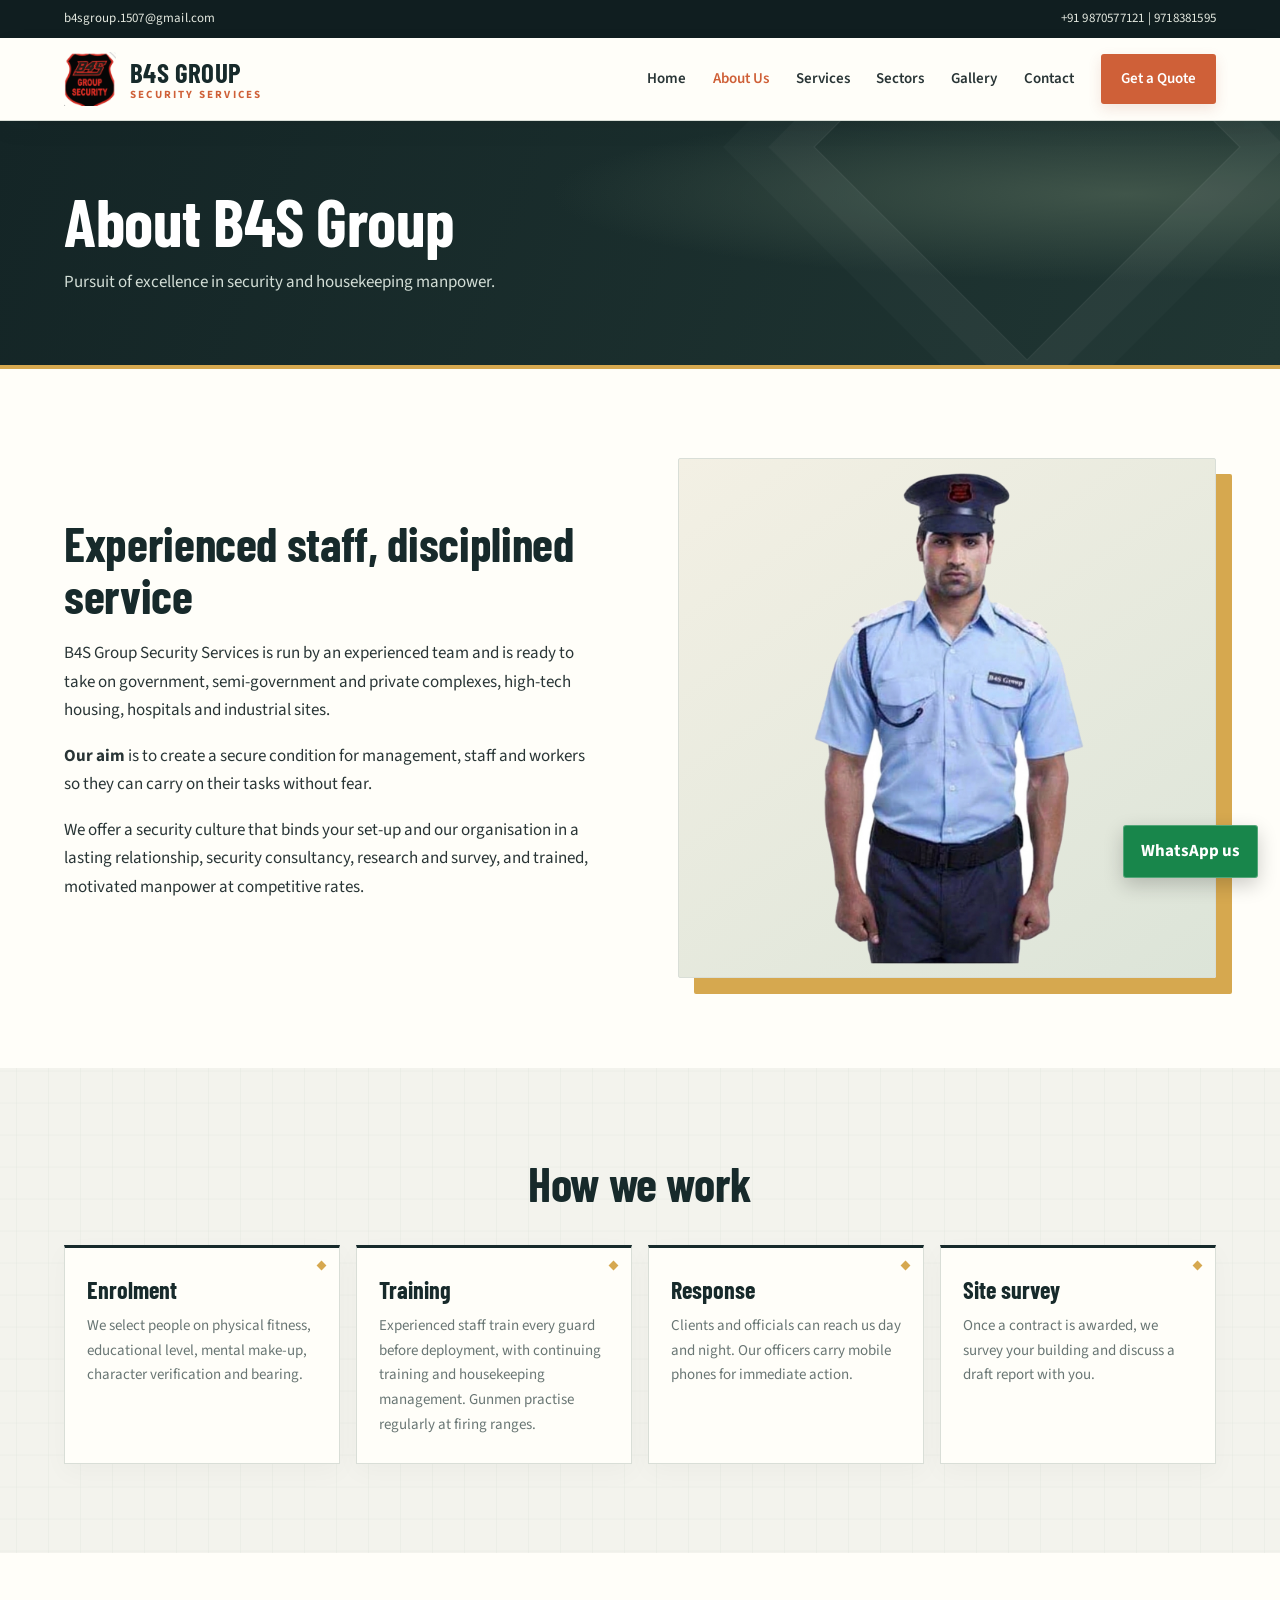
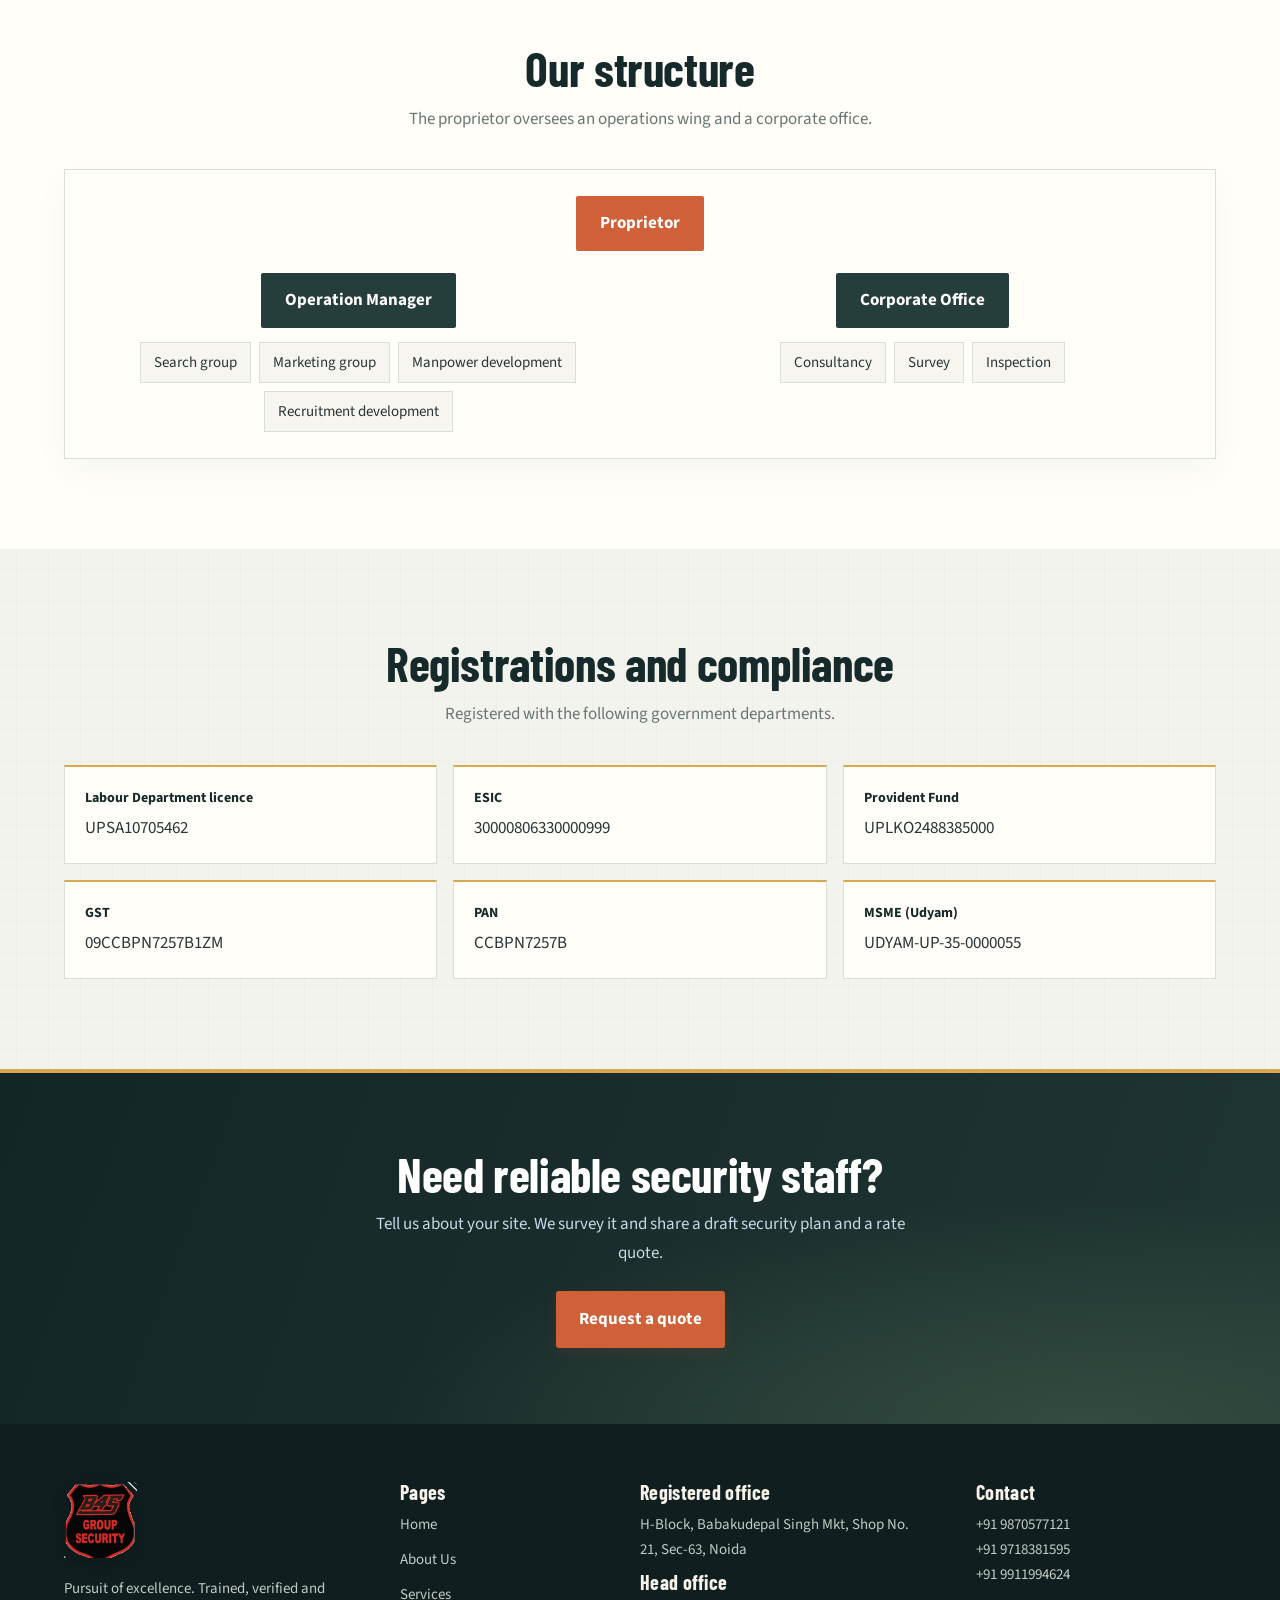
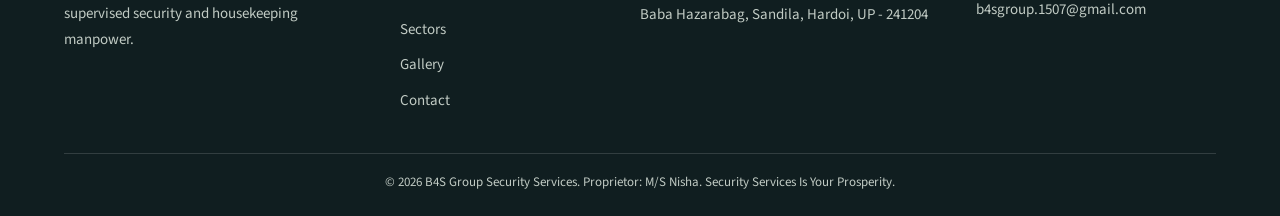
<file: about.html>
<!doctype html><html lang="en"><head><meta charset="utf-8"><meta name="viewport" content="width=device-width,initial-scale=1"><title>About Us | B4S Group Security Services</title><meta name="description" content="B4S Group Security Services, Noida and Hardoi: security officers, guards, gunmen and housekeeping staff for industry, housing, hospitals and government sites."><link rel="icon" href="images/logo.png"><link rel="stylesheet" href="style.css"></head><body>
<div class="topbar"><div class="wrap"><span>b4sgroup.1507@gmail.com</span><span>+91 9870577121 | 9718381595</span></div></div>
<nav class="nav"><div class="wrap navin"><a class="logo" href="index.html"><img src="images/logo.png" alt="B4S Group Security logo"><span class="brand">B4S GROUP<small>SECURITY SERVICES</small></span></a><button class="menu" aria-label="Menu">&#9776;</button><div class="links"><a href="index.html">Home</a><a href="about.html" class=active>About Us</a><a href="services.html">Services</a><a href="clients.html">Sectors</a><a href="gallery.html">Gallery</a><a href="contact.html">Contact</a><a class="btn" href="contact.html">Get a Quote</a></div></div></nav>
<section class="pagehero"><div class="wrap"><h1>About B4S Group</h1><p>Pursuit of excellence in security and housekeeping manpower.</p></div></section><section class="section"><div class="wrap about-grid"><div><h2>Experienced staff, disciplined service</h2><p>B4S Group Security Services is run by an experienced team and is ready to take on government, semi-government and private complexes, high-tech housing, hospitals and industrial sites.</p><p><b>Our aim</b> is to create a secure condition for management, staff and workers so they can carry on their tasks without fear.</p><p>We offer a security culture that binds your set-up and our organisation in a lasting relationship, security consultancy, research and survey, and trained, motivated manpower at competitive rates.</p></div><img class="rimg tall" src="images/guard.png" alt="B4S uniformed guard"></div></section>
<section class="section alt"><div class="wrap"><div class="heading"><h2>How we work</h2></div><div class="cards c4"><div class="card"><h3>Enrolment</h3><p>We select people on physical fitness, educational level, mental make-up, character verification and bearing.</p></div><div class="card"><h3>Training</h3><p>Experienced staff train every guard before deployment, with continuing training and housekeeping management. Gunmen practise regularly at firing ranges.</p></div><div class="card"><h3>Response</h3><p>Clients and officials can reach us day and night. Our officers carry mobile phones for immediate action.</p></div><div class="card"><h3>Site survey</h3><p>Once a contract is awarded, we survey your building and discuss a draft report with you.</p></div></div></div></section>
<section class="section"><div class="wrap"><div class="heading"><h2>Our structure</h2><p>The proprietor oversees an operations wing and a corporate office.</p></div><div class="org"><div class="on top">Proprietor</div><div class="orow"><div><div class="on">Operation Manager</div><div class="sub"><span>Search group</span><span>Marketing group</span><span>Manpower development</span><span>Recruitment development</span></div></div><div><div class="on">Corporate Office</div><div class="sub"><span>Consultancy</span><span>Survey</span><span>Inspection</span></div></div></div></div></div></section>
<section class="section alt"><div class="wrap"><div class="heading"><h2>Registrations and compliance</h2><p>Registered with the following government departments.</p></div><div class="reg"><div><b>Labour Department licence</b>UPSA10705462</div><div><b>ESIC</b>30000806330000999</div><div><b>Provident Fund</b>UPLKO2488385000</div><div><b>GST</b>09CCBPN7257B1ZM</div><div><b>PAN</b>CCBPN7257B</div><div><b>MSME (Udyam)</b>UDYAM-UP-35-0000055</div></div></div></section>
<section class="cta"><div class="wrap"><h2>Need reliable security staff?</h2><p>Tell us about your site. We survey it and share a draft security plan and a rate quote.</p><a class="btn" href="contact.html">Request a quote</a></div></section>
<footer class="footer"><div class="wrap footergrid"><div><img class="flogo" src="images/logo.png" alt="B4S Group Security"><p>Pursuit of excellence. Trained, verified and supervised security and housekeeping manpower.</p></div><div><h3>Pages</h3><p><a href="index.html">Home</a></p><p><a href="about.html">About Us</a></p><p><a href="services.html">Services</a></p><p><a href="clients.html">Sectors</a></p><p><a href="gallery.html">Gallery</a></p><p><a href="contact.html">Contact</a></p></div><div><h3>Registered office</h3><p>H-Block, Babakudepal Singh Mkt, Shop No. 21, Sec-63, Noida</p><h3>Head office</h3><p>Baba Hazarabag, Sandila, Hardoi, UP - 241204</p></div><div><h3>Contact</h3><p>+91 9870577121<br>+91 9718381595<br>+91 9911994624</p><p><a href="mailto:b4sgroup.1507@gmail.com">b4sgroup.1507@gmail.com</a></p></div></div><div class="wrap copyright">&copy; <span data-year></span> B4S Group Security Services. Proprietor: M/S Nisha. Security Services Is Your Prosperity.</div></footer>
<a class="floating" href="https://wa.me/919870577121" target="_blank" rel="noopener">WhatsApp us</a><script src="script.js"></script></body></html>
</file>
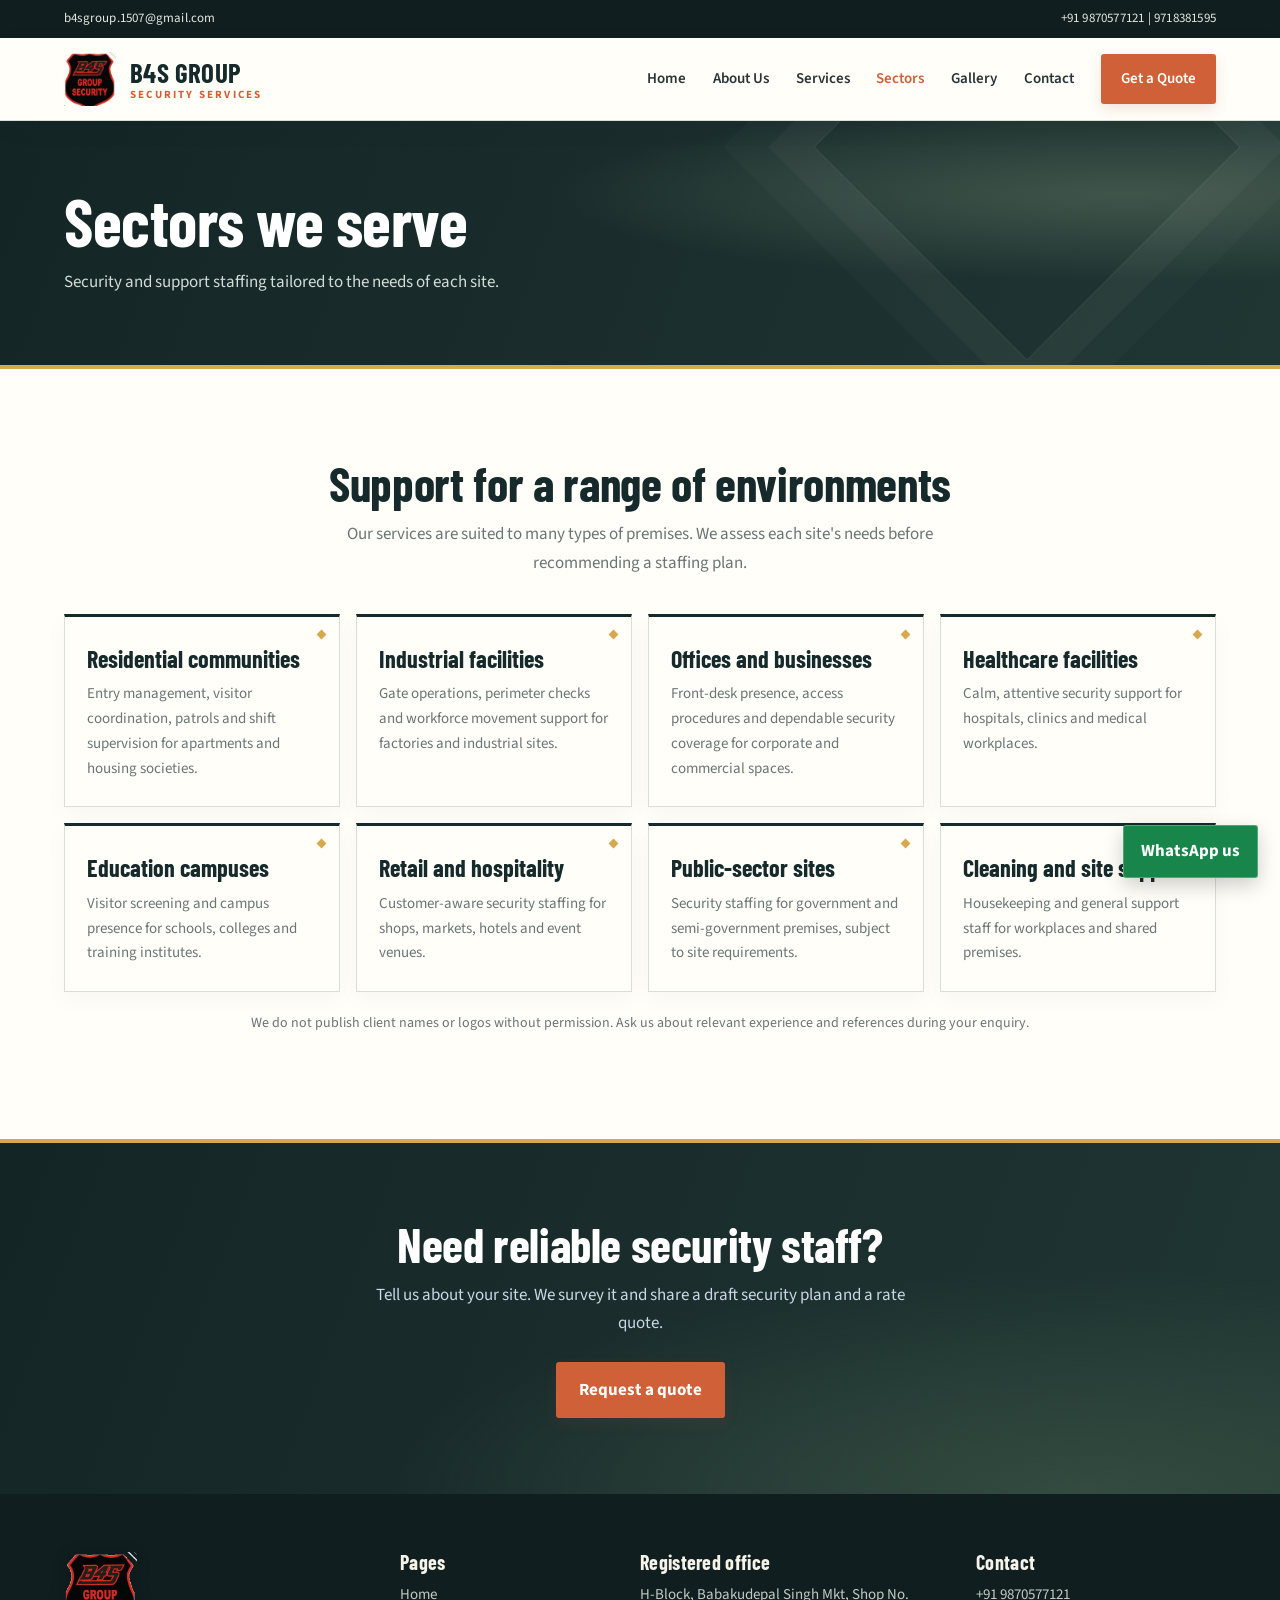
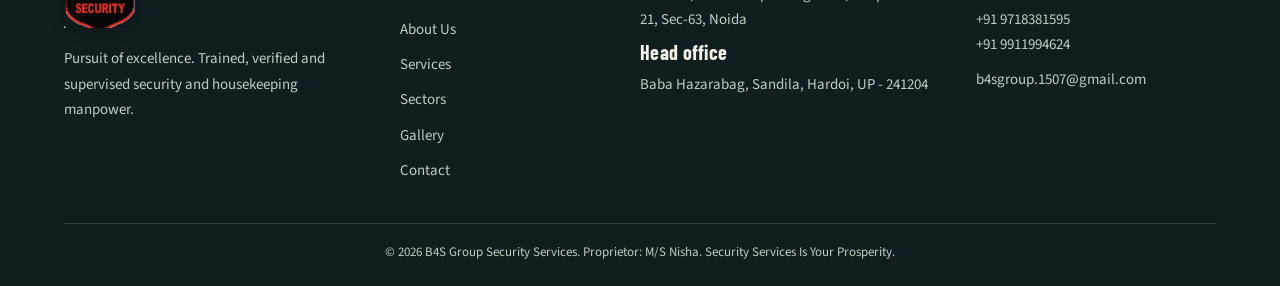
<file: clients.html>
<!doctype html><html lang="en"><head><meta charset="utf-8"><meta name="viewport" content="width=device-width,initial-scale=1"><title>Sectors | B4S Group Security Services</title><meta name="description" content="Explore the residential, industrial, healthcare, education and business sites B4S Group Security Services can support."><link rel="icon" href="images/logo.png"><link rel="stylesheet" href="style.css"></head><body>
<div class="topbar"><div class="wrap"><span>b4sgroup.1507@gmail.com</span><span>+91 9870577121 | 9718381595</span></div></div>
<nav class="nav"><div class="wrap navin"><a class="logo" href="index.html"><img src="images/logo.png" alt="B4S Group Security logo"><span class="brand">B4S GROUP<small>SECURITY SERVICES</small></span></a><button class="menu" aria-label="Menu">&#9776;</button><div class="links"><a href="index.html">Home</a><a href="about.html">About Us</a><a href="services.html">Services</a><a href="clients.html" class=active>Sectors</a><a href="gallery.html">Gallery</a><a href="contact.html">Contact</a><a class="btn" href="contact.html">Get a Quote</a></div></div></nav>
<section class="pagehero"><div class="wrap"><h1>Sectors we serve</h1><p>Security and support staffing tailored to the needs of each site.</p></div></section><section class="section"><div class="wrap"><div class="heading"><h2>Support for a range of environments</h2><p>Our services are suited to many types of premises. We assess each site's needs before recommending a staffing plan.</p></div><div class="cards c4"><div class="card"><h3>Residential communities</h3><p>Entry management, visitor coordination, patrols and shift supervision for apartments and housing societies.</p></div><div class="card"><h3>Industrial facilities</h3><p>Gate operations, perimeter checks and workforce movement support for factories and industrial sites.</p></div><div class="card"><h3>Offices and businesses</h3><p>Front-desk presence, access procedures and dependable security coverage for corporate and commercial spaces.</p></div><div class="card"><h3>Healthcare facilities</h3><p>Calm, attentive security support for hospitals, clinics and medical workplaces.</p></div><div class="card"><h3>Education campuses</h3><p>Visitor screening and campus presence for schools, colleges and training institutes.</p></div><div class="card"><h3>Retail and hospitality</h3><p>Customer-aware security staffing for shops, markets, hotels and event venues.</p></div><div class="card"><h3>Public-sector sites</h3><p>Security staffing for government and semi-government premises, subject to site requirements.</p></div><div class="card"><h3>Cleaning and site support</h3><p>Housekeeping and general support staff for workplaces and shared premises.</p></div></div><p class="note">We do not publish client names or logos without permission. Ask us about relevant experience and references during your enquiry.</p></div></section>
<section class="cta"><div class="wrap"><h2>Need reliable security staff?</h2><p>Tell us about your site. We survey it and share a draft security plan and a rate quote.</p><a class="btn" href="contact.html">Request a quote</a></div></section>
<footer class="footer"><div class="wrap footergrid"><div><img class="flogo" src="images/logo.png" alt="B4S Group Security"><p>Pursuit of excellence. Trained, verified and supervised security and housekeeping manpower.</p></div><div><h3>Pages</h3><p><a href="index.html">Home</a></p><p><a href="about.html">About Us</a></p><p><a href="services.html">Services</a></p><p><a href="clients.html">Sectors</a></p><p><a href="gallery.html">Gallery</a></p><p><a href="contact.html">Contact</a></p></div><div><h3>Registered office</h3><p>H-Block, Babakudepal Singh Mkt, Shop No. 21, Sec-63, Noida</p><h3>Head office</h3><p>Baba Hazarabag, Sandila, Hardoi, UP - 241204</p></div><div><h3>Contact</h3><p>+91 9870577121<br>+91 9718381595<br>+91 9911994624</p><p><a href="mailto:b4sgroup.1507@gmail.com">b4sgroup.1507@gmail.com</a></p></div></div><div class="wrap copyright">&copy; <span data-year></span> B4S Group Security Services. Proprietor: M/S Nisha. Security Services Is Your Prosperity.</div></footer>
<a class="floating" href="https://wa.me/919870577121" target="_blank" rel="noopener">WhatsApp us</a><script src="script.js"></script></body></html>
</file>
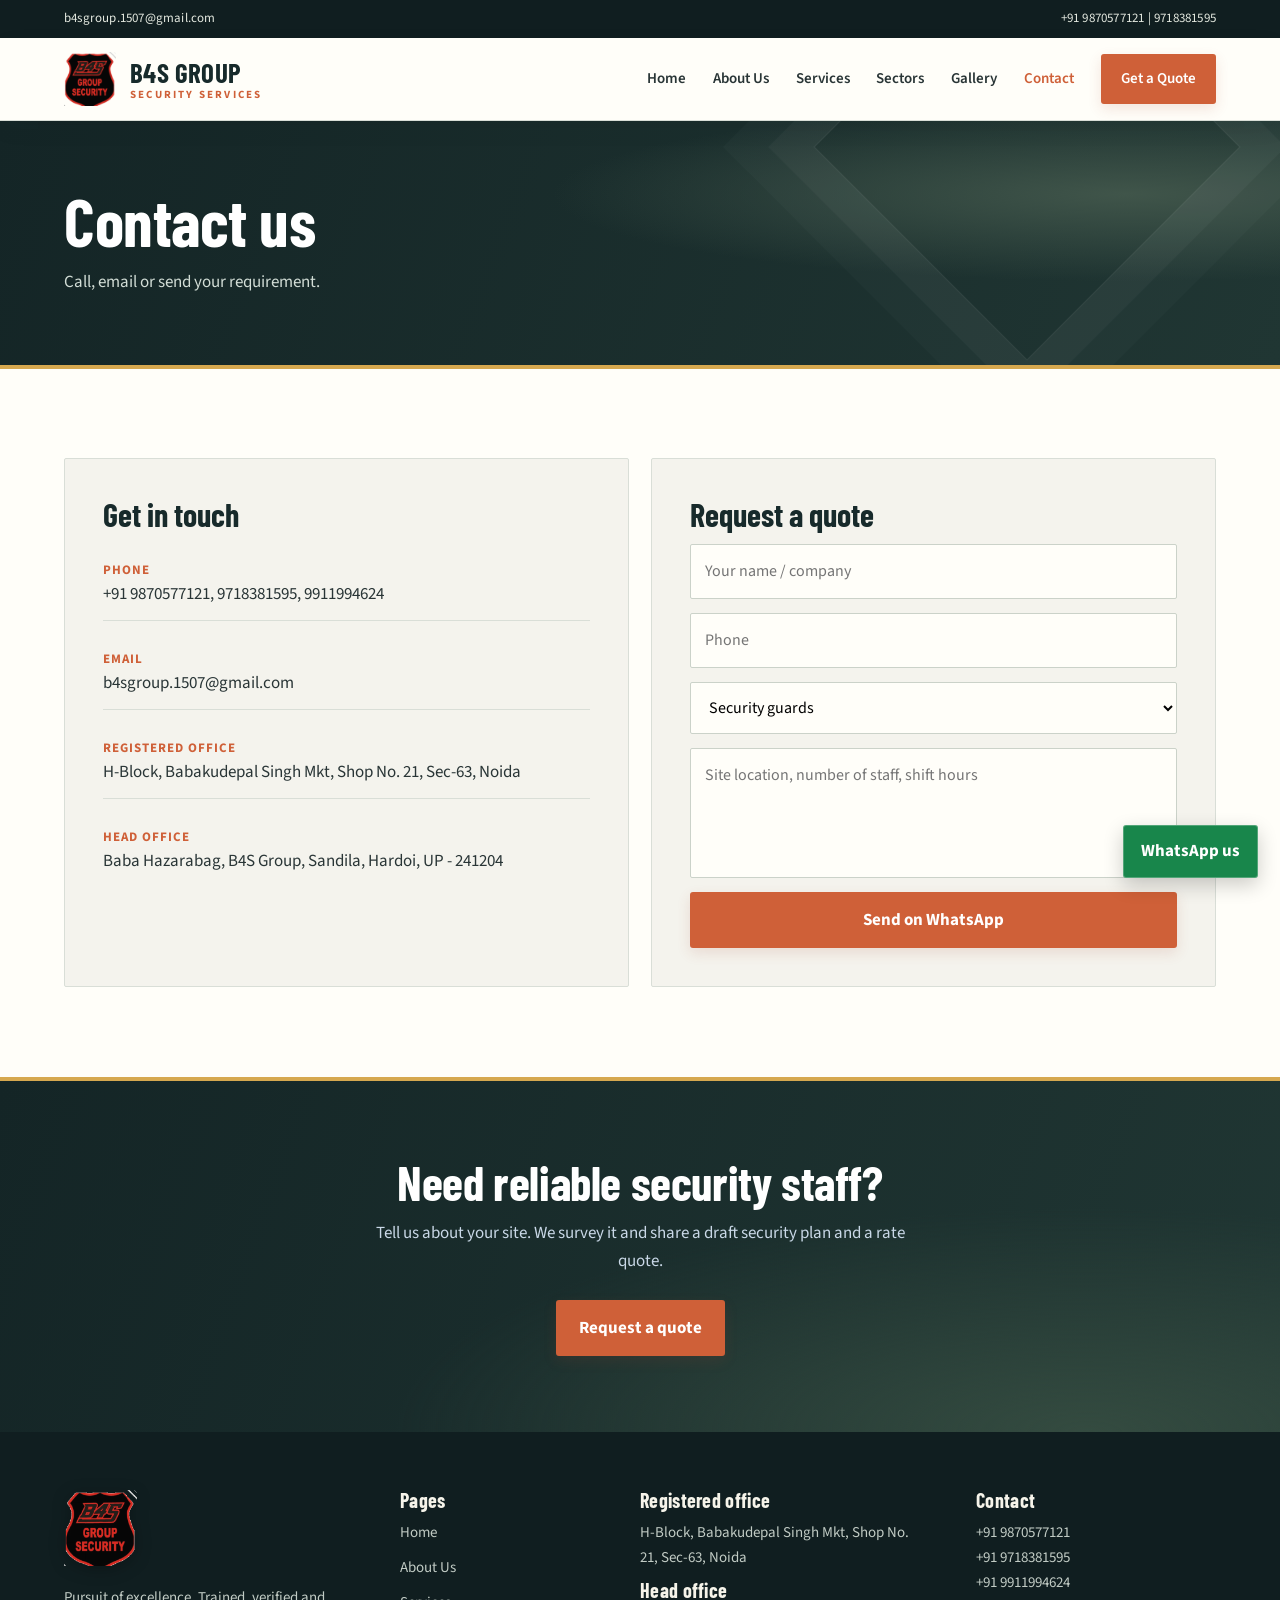
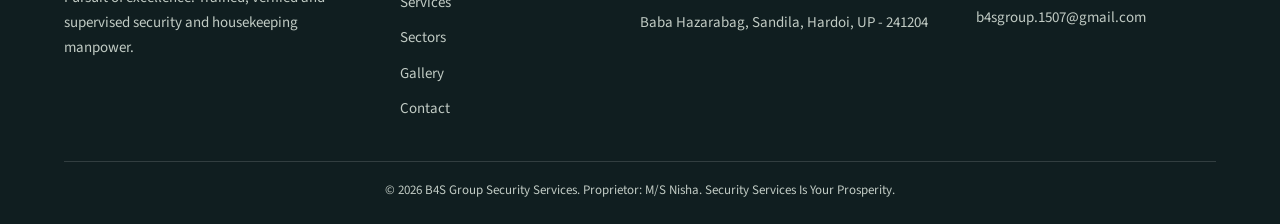
<file: contact.html>
<!doctype html><html lang="en"><head><meta charset="utf-8"><meta name="viewport" content="width=device-width,initial-scale=1"><title>Contact | B4S Group Security Services</title><meta name="description" content="B4S Group Security Services, Noida and Hardoi: security officers, guards, gunmen and housekeeping staff for industry, housing, hospitals and government sites."><link rel="icon" href="images/logo.png"><link rel="stylesheet" href="style.css"></head><body>
<div class="topbar"><div class="wrap"><span>b4sgroup.1507@gmail.com</span><span>+91 9870577121 | 9718381595</span></div></div>
<nav class="nav"><div class="wrap navin"><a class="logo" href="index.html"><img src="images/logo.png" alt="B4S Group Security logo"><span class="brand">B4S GROUP<small>SECURITY SERVICES</small></span></a><button class="menu" aria-label="Menu">&#9776;</button><div class="links"><a href="index.html">Home</a><a href="about.html">About Us</a><a href="services.html">Services</a><a href="clients.html">Sectors</a><a href="gallery.html">Gallery</a><a href="contact.html" class=active>Contact</a><a class="btn" href="contact.html">Get a Quote</a></div></div></nav>
<section class="pagehero"><div class="wrap"><h1>Contact us</h1><p>Call, email or send your requirement.</p></div></section><section class="section"><div class="wrap contact-grid"><div class="contact-box"><h3>Get in touch</h3><div class="ci"><b>Phone</b>+91 9870577121, 9718381595, 9911994624</div><div class="ci"><b>Email</b><a href="mailto:b4sgroup.1507@gmail.com">b4sgroup.1507@gmail.com</a></div><div class="ci"><b>Registered office</b>H-Block, Babakudepal Singh Mkt, Shop No. 21, Sec-63, Noida</div><div class="ci"><b>Head office</b>Baba Hazarabag, B4S Group, Sandila, Hardoi, UP - 241204</div></div>
<div class="contact-box"><h3>Request a quote</h3><form class="form" id="qf"><input name="name" placeholder="Your name / company" required><input name="phone" placeholder="Phone" required><select name="need"><option>Security guards</option><option>Gunman</option><option>Housekeeping staff</option><option>Consultancy / survey</option></select><textarea name="msg" placeholder="Site location, number of staff, shift hours"></textarea><button class="btn" type="submit">Send on WhatsApp</button></form></div></div></section>
<section class="cta"><div class="wrap"><h2>Need reliable security staff?</h2><p>Tell us about your site. We survey it and share a draft security plan and a rate quote.</p><a class="btn" href="contact.html">Request a quote</a></div></section>
<footer class="footer"><div class="wrap footergrid"><div><img class="flogo" src="images/logo.png" alt="B4S Group Security"><p>Pursuit of excellence. Trained, verified and supervised security and housekeeping manpower.</p></div><div><h3>Pages</h3><p><a href="index.html">Home</a></p><p><a href="about.html">About Us</a></p><p><a href="services.html">Services</a></p><p><a href="clients.html">Sectors</a></p><p><a href="gallery.html">Gallery</a></p><p><a href="contact.html">Contact</a></p></div><div><h3>Registered office</h3><p>H-Block, Babakudepal Singh Mkt, Shop No. 21, Sec-63, Noida</p><h3>Head office</h3><p>Baba Hazarabag, Sandila, Hardoi, UP - 241204</p></div><div><h3>Contact</h3><p>+91 9870577121<br>+91 9718381595<br>+91 9911994624</p><p><a href="mailto:b4sgroup.1507@gmail.com">b4sgroup.1507@gmail.com</a></p></div></div><div class="wrap copyright">&copy; <span data-year></span> B4S Group Security Services. Proprietor: M/S Nisha. Security Services Is Your Prosperity.</div></footer>
<a class="floating" href="https://wa.me/919870577121" target="_blank" rel="noopener">WhatsApp us</a><script src="script.js"></script></body></html>
</file>
<file: style.css>
@import url('https://fonts.googleapis.com/css2?family=Barlow+Condensed:wght@600;700&family=Source+Sans+3:wght@400;600;700&display=swap');
:root{--navy:#0e2238;--navy2:#16324f;--red:#c8201d;--shirt:#dbe9f6;--bg:#f5f8fb;--text:#26384a;--muted:#5d7086;--line:#dfe7ef}
*{box-sizing:border-box}html{scroll-behavior:smooth}body{margin:0;font-family:'Source Sans 3',Arial,sans-serif;color:var(--text);line-height:1.6;font-size:17px}
h1,h2,h3,.brand{font-family:'Barlow Condensed','Arial Narrow',sans-serif;color:var(--navy);letter-spacing:.3px}
a{color:inherit;text-decoration:none}img{max-width:100%}.wrap{width:min(1160px,92%);margin:auto}
:focus-visible{outline:3px solid var(--red);outline-offset:2px}
.topbar{background:var(--navy);color:#dbe9f6;font-size:14px}.topbar .wrap{display:flex;justify-content:space-between;gap:16px;padding:8px 0}
.nav{background:#fff;position:sticky;top:0;z-index:50;border-bottom:1px solid var(--line)}.navin{display:flex;align-items:center;justify-content:space-between;min-height:76px}
.logo{display:flex;align-items:center;gap:12px}.logo img{height:56px;width:auto}.brand{font-size:28px;font-weight:700;line-height:1}.brand small{display:block;font-size:13px;color:var(--red);letter-spacing:2.5px;margin-top:3px}
.links{display:flex;gap:26px;align-items:center}.links a{font-weight:600}.links a:hover,.links .active{color:var(--red)}
.btn{display:inline-block;background:var(--red);color:#fff!important;padding:12px 24px;border-radius:4px;font-weight:700;border:2px solid var(--red);cursor:pointer;font:inherit;font-weight:700}.btn:hover{background:#a51a17}.btn.outline{background:transparent;border-color:#fff}
.menu{display:none;background:none;border:0;font-size:28px;color:var(--navy)}
.hero{background:var(--navy);color:#fff;overflow:hidden}.herogrid{display:grid;grid-template-columns:1.2fr .8fr;align-items:end;gap:30px;padding-top:70px}
.hero h1{color:#fff;font-size:clamp(42px,6vw,76px);line-height:1;margin:0 0 18px}.hero p{font-size:19px;max-width:560px;color:#d4e1ee}.hb{display:flex;gap:14px;margin:26px 0 70px;flex-wrap:wrap}
.herofig{background:linear-gradient(#fff,var(--shirt));border-radius:220px 220px 0 0;padding:26px 26px 0;align-self:end;border-bottom:6px solid var(--red)}.herofig img{display:block;width:100%;max-height:500px;object-fit:contain;object-position:bottom}
.pagehero{background:var(--navy);color:#fff;padding:70px 0;border-bottom:6px solid var(--red)}.pagehero h1{color:#fff;font-size:clamp(40px,5vw,60px);margin:0}.pagehero p{color:#c9d8e7;margin:6px 0 0}
.stats{background:var(--red);color:#fff}.statgrid{display:grid;grid-template-columns:repeat(4,1fr);text-align:center}.stat{padding:28px 10px;font-size:15px}.stat strong{display:block;font-family:'Barlow Condensed',sans-serif;font-size:46px;line-height:1.1}
.section{padding:80px 0}.section.alt{background:var(--bg)}.heading{text-align:center;margin-bottom:40px}.heading h2,.section h2{font-size:clamp(32px,4vw,44px);margin:0 0 10px}.heading p{max-width:640px;margin:auto;color:var(--muted)}
.cards{display:grid;gap:18px}.c5{grid-template-columns:repeat(5,1fr)}.c4{grid-template-columns:repeat(4,1fr)}.card{background:#fff;border:1px solid var(--line);border-top:4px solid var(--navy);padding:24px 20px}.card h3{font-size:24px;margin:0 0 8px}.card p{margin:0;font-size:15px;color:var(--muted)}
.about-grid{display:grid;grid-template-columns:1fr 1fr;gap:56px;align-items:center}.rimg{width:100%;height:420px;object-fit:cover;border-radius:6px}.rimg.tall{object-fit:contain;background:linear-gradient(#fff,var(--shirt));height:520px}
.list{padding:0;list-style:none;margin:0 0 20px}.list li{padding:9px 0 9px 28px;border-bottom:1px solid var(--line);position:relative;font-weight:600}.list li:before{content:"";position:absolute;left:0;top:17px;width:12px;height:12px;background:var(--red);clip-path:polygon(50% 0,100% 20%,90% 70%,50% 100%,10% 70%,0 20%)}
.org{text-align:center}.on{display:inline-block;background:var(--navy);color:#fff;padding:12px 26px;font-weight:700;border-radius:4px}.on.top{background:var(--red);margin-bottom:22px}.orow{display:grid;grid-template-columns:1fr 1fr;gap:30px}.sub{display:flex;flex-wrap:wrap;gap:8px;justify-content:center;margin-top:14px}.sub span{background:var(--bg);border:1px solid var(--line);padding:6px 12px;font-size:15px}
.reg{display:grid;grid-template-columns:repeat(3,1fr);gap:16px}.reg div{background:#fff;border:1px solid var(--line);padding:18px}.reg b{display:block;color:var(--navy);font-size:14px}
.clients{columns:3;column-gap:30px;list-style:none;padding:0;margin:0}.clients li{break-inside:avoid;padding:10px 0 10px 16px;border-bottom:1px solid var(--line);border-left:3px solid var(--red);margin-bottom:8px;background:var(--bg)}
.gallery{display:grid;grid-template-columns:repeat(3,1fr);gap:16px}.gallery img{width:100%;height:250px;object-fit:cover;border-radius:6px}.gallery .gg{object-fit:contain;background:linear-gradient(#fff,var(--shirt))}.note{text-align:center;color:var(--muted);font-size:14px;margin-top:20px}
.cta{background:var(--navy);color:#fff;text-align:center;padding:70px 0;border-top:6px solid var(--red)}.cta h2{color:#fff;font-size:44px;margin:0 0 10px}.cta p{color:#c9d8e7;margin:0 auto 24px;max-width:560px}
.contact-grid{display:grid;grid-template-columns:1fr 1fr;gap:24px}.contact-box{background:var(--bg);padding:32px;border-radius:6px}.contact-box h3{font-size:30px;margin:0 0 12px}.ci{margin:16px 0}.ci b{display:block;color:var(--navy)}.form{display:grid;gap:12px}.form input,.form textarea,.form select{width:100%;padding:13px;border:1px solid #cdd8e3;border-radius:4px;font:inherit}.form textarea{min-height:130px}
.footer{background:#0a1a2b;color:#b9c8d8;padding:56px 0 20px;font-size:15px}.footer h3{color:#fff;font-size:22px;margin:0 0 8px}.footer p{margin:0 0 10px}.footer a:hover{color:#fff}.flogo{height:90px;margin-bottom:10px}.footergrid{display:grid;grid-template-columns:1.2fr .8fr 1.2fr 1fr;gap:34px}.copyright{border-top:1px solid #ffffff20;margin-top:30px;padding-top:16px;text-align:center;font-size:13px}
.floating{position:fixed;right:18px;bottom:18px;z-index:60;background:#1a9d4b;color:#fff;border-radius:40px;padding:12px 20px;font-weight:700;box-shadow:0 6px 20px #0004}
@media(max-width:1000px){.c5{grid-template-columns:repeat(3,1fr)}.c4{grid-template-columns:repeat(2,1fr)}.footergrid{grid-template-columns:1fr 1fr}}
@media(max-width:820px){.links{display:none}.menu{display:block}.links.open{display:flex;position:absolute;top:76px;left:0;right:0;background:#fff;padding:20px;flex-direction:column;border-bottom:1px solid var(--line)}.herogrid,.about-grid,.contact-grid,.orow{grid-template-columns:1fr}.herofig{max-width:340px;margin:0 auto}.hb{margin-bottom:30px}.statgrid{grid-template-columns:repeat(2,1fr)}.clients{columns:2}.reg,.gallery{grid-template-columns:1fr 1fr}.topbar .wrap{flex-direction:column;gap:0}}
@media(max-width:560px){.c5,.c4,.reg,.gallery,.footergrid,.clients{grid-template-columns:1fr;columns:1}.brand{font-size:22px}.logo img{height:46px}.section{padding:56px 0}}

:root{--navy:#172a2b;--navy2:#263e3b;--red:#cf6038;--shirt:#e8e5d9;--bg:#f5f4ee;--text:#293536;--muted:#697674;--line:#d9ded7;--accent:#d6a84f;--paper:#fffef9}
body{background:var(--paper);font-size:17px;line-height:1.68}
h1,h2,h3,.brand{letter-spacing:0}
h1,h2,h3{line-height:1.08}
.wrap{width:min(1200px,90%)}
.topbar{background:#101e20;color:#e3e8df;font-size:13px;letter-spacing:.2px}
.topbar .wrap{min-height:38px;align-items:center}
.nav{box-shadow:0 8px 24px #1327270b;background:#fffef9}
.navin{min-height:82px}
.logo{gap:14px}
.logo img{height:54px}
.brand{font-size:27px;letter-spacing:.4px}
.brand small{font-family:'Source Sans 3',sans-serif;font-size:11px;letter-spacing:2.2px;font-weight:700}
.links{gap:clamp(14px,2.1vw,27px)}
.links a{font-size:15px}
.links .btn{padding:10px 18px}
.btn{background:var(--red);border-color:var(--red);border-radius:3px;padding:12px 21px;box-shadow:0 5px 14px #a9473024;transition:background .18s ease,transform .18s ease,box-shadow .18s ease}
.btn:hover{background:#aa472e;transform:translateY(-2px);box-shadow:0 8px 18px #a9473030}
.btn.outline{border-color:#ffffff88;box-shadow:none}
.btn.outline:hover{background:#ffffff17}
.hero{position:relative;background:radial-gradient(ellipse at 80% 70%,#344e46 0,transparent 43%),linear-gradient(115deg,#142526 0%,#1b302f 64%,#213937 100%)}
.hero:before{position:absolute;inset:0;content:"";pointer-events:none;opacity:.2;background-image:linear-gradient(135deg,transparent 49.7%,#9aab9225 50%,transparent 50.3%);background-size:38px 38px;mask-image:linear-gradient(90deg,#000,transparent 75%)}
.herogrid{position:relative;grid-template-columns:1.08fr .92fr;gap:clamp(24px,6vw,84px);padding-top:76px;align-items:center}
.hero h1{max-width:720px;font-size:clamp(48px,6vw,78px);line-height:.99;letter-spacing:-.8px}
.hero p{font-size:18px;line-height:1.7;max-width:580px;color:#d2ddd6}
.hb{margin:28px 0 76px;gap:12px}
.herofig{justify-self:center;width:min(100%,405px);border-radius:48% 48% 2px 2px;padding:22px 22px 0;background:#e8e5d9;border-bottom:5px solid var(--accent);box-shadow:0 24px 65px #07111055}
.herofig img{max-height:490px}
.pagehero{position:relative;overflow:hidden;background:radial-gradient(ellipse at 88% 30%,#40554a 0,transparent 36%),linear-gradient(110deg,#142526,#203633);padding:64px 0 68px;border-bottom:4px solid var(--accent)}
.pagehero:after{content:"";position:absolute;right:8%;top:-125px;width:300px;height:300px;border:1px solid #ffffff18;transform:rotate(45deg);box-shadow:0 0 0 32px #ffffff08,0 0 0 64px #ffffff05;pointer-events:none}
.pagehero .wrap{position:relative;z-index:1}
.pagehero h1{font-size:clamp(44px,5.5vw,66px);letter-spacing:-.5px}
.pagehero p{font-size:17px;max-width:640px;color:#d2ddd6;margin-top:12px}
.stats{background:var(--accent);color:#172a2b}
.statgrid{grid-template-columns:repeat(4,minmax(0,1fr))}
.stat{padding:23px 12px;font-weight:600;font-size:14px}
.stat strong{font-size:38px;color:#172a2b}
.section{padding:clamp(58px,7vw,92px) 0}
.section.alt{background-color:#f3f3ed;background-image:linear-gradient(90deg,#dfe4dc55 1px,transparent 1px),linear-gradient(#dfe4dc55 1px,transparent 1px);background-size:32px 32px;background-position:center}
.heading{margin-bottom:36px}
.heading h2,.section h2{font-size:clamp(34px,4vw,48px);letter-spacing:-.35px}
.heading p{line-height:1.7}
.cards{gap:16px}
.card{position:relative;background:var(--paper);border:1px solid var(--line);border-top:3px solid var(--navy);padding:25px 22px;box-shadow:0 8px 24px #172a2b08;transition:transform .2s ease,box-shadow .2s ease,border-color .2s ease}
.card:after{content:"";position:absolute;right:14px;top:14px;width:7px;height:7px;background:var(--accent);transform:rotate(45deg)}
.card:hover{transform:translateY(-4px);box-shadow:0 14px 28px #172a2b13;border-top-color:var(--red)}
.card h3{font-size:24px;line-height:1.1;margin:4px 0 10px}
.card p{font-size:15px;line-height:1.65}
.about-grid{gap:clamp(34px,6vw,76px)}
.rimg{height:440px;border-radius:2px;box-shadow:16px 16px 0 var(--accent)}
.rimg.tall{background:linear-gradient(145deg,#f3f0e4,#dce4d8);border:1px solid var(--line);box-shadow:16px 16px 0 var(--accent)}
.list li{padding:11px 0 11px 30px;border-color:#d9ded7;font-weight:600}
.list li:before{background:var(--red);width:10px;height:10px;top:19px;clip-path:none;transform:rotate(45deg)}
.org{padding:26px;background:var(--paper);border:1px solid var(--line);box-shadow:0 12px 32px #172a2b0a}
.on{border-radius:2px;background:var(--navy2);padding:13px 24px}
.on.top{background:var(--red)}
.sub span{background:#f6f5ef;border-color:var(--line);padding:7px 13px}
.reg div{background:var(--paper);border-color:var(--line);border-top:2px solid var(--accent);padding:20px}
.reg b{margin-bottom:4px}
.clients{columns:unset;display:grid;grid-template-columns:repeat(3,minmax(0,1fr));gap:12px}
.clients li{margin:0;padding:15px 16px;border:1px solid var(--line);border-left:3px solid var(--red);background:var(--paper);line-height:1.4}
.gallery{gap:14px}
.gallery img{height:270px;border-radius:2px}
.note{line-height:1.65}
.cta{position:relative;overflow:hidden;background:radial-gradient(ellipse at 85% 100%,#344b40 0,transparent 45%),linear-gradient(110deg,#142526,#203633);border-top:4px solid var(--accent);padding:76px 0}
.cta h2{font-size:clamp(35px,4.5vw,48px);letter-spacing:-.4px}
.cta p{font-size:17px}
.contact-grid{gap:22px}
.contact-box{background:#f4f3ed;padding:clamp(24px,4vw,38px);border:1px solid var(--line);border-radius:2px}
.contact-box h3{font-size:32px}
.ci{padding:12px 0;border-bottom:1px solid var(--line);line-height:1.6}
.ci:last-child{border-bottom:0}
.ci b{font-size:13px;text-transform:uppercase;letter-spacing:1px;color:var(--red)}
.form{gap:14px}
.form input,.form textarea,.form select{background:var(--paper);border-color:#cbd2c9;border-radius:2px;font-size:16px;padding:13px 14px}
.form input:focus,.form textarea:focus,.form select:focus{outline:2px solid #cf603866;border-color:var(--red)}
.form textarea{resize:vertical}
.footer{background:#101e20;color:#c1cbc4;padding:58px 0 22px}
.footer h3{font-size:20px;color:#f6f4ea;letter-spacing:.3px}
.footergrid{gap:clamp(22px,4vw,48px)}
.footergrid>div:first-child{max-width:280px}
.flogo{height:76px;object-fit:contain;object-position:left center;filter:drop-shadow(0 3px 8px #0004)}
.copyright{border-color:#ffffff24;padding-top:18px}
.floating{right:22px;bottom:22px;background:#18864b;border:1px solid #ffffff40;border-radius:3px;padding:11px 17px;box-shadow:0 7px 20px #0003;transition:transform .18s ease,background .18s ease}
.floating:hover{background:#116b3b;transform:translateY(-2px)}
@media(max-width:1000px){.links{gap:15px}.links a{font-size:14px}.hero h1{font-size:clamp(46px,7vw,68px)}.clients{grid-template-columns:repeat(2,minmax(0,1fr))}}
@media(max-width:820px){.navin{min-height:72px}.links.open{top:72px;box-shadow:0 12px 20px #172a2b17}.herogrid{grid-template-columns:1fr;gap:10px;padding-top:58px}.hero h1{max-width:640px}.hero p{max-width:620px}.hb{margin-bottom:32px}.herofig{max-width:330px}.pagehero{padding:55px 0}.about-grid{grid-template-columns:1fr}.rimg{height:360px;max-width:620px}.rimg.tall{height:420px}.footergrid{grid-template-columns:1fr 1fr}.contact-grid{grid-template-columns:1fr}.statgrid{grid-template-columns:repeat(2,minmax(0,1fr))}}
@media(max-width:560px){.wrap{width:88%}.topbar .wrap{align-items:flex-start;padding:8px 0}.brand{font-size:21px}.brand small{font-size:10px;letter-spacing:1.8px}.logo img{height:44px}.hero h1{font-size:clamp(42px,12vw,56px)}.hero p{font-size:16px}.herofig{max-width:280px}.hb .btn{padding:11px 15px}.stat{padding:18px 8px}.stat strong{font-size:34px}.clients{grid-template-columns:1fr}.c5,.c4{grid-template-columns:1fr}.reg,.gallery,.footergrid{grid-template-columns:1fr}.gallery img{height:240px}.org{padding:18px 12px}.orow{gap:18px}.sub span{font-size:14px}.cta{padding:58px 0}.contact-box{padding:22px 18px}.floating{right:14px;bottom:14px}}
@keyframes hero-copy-enter{from{opacity:0;transform:translateY(28px)}to{opacity:1;transform:translateY(0)}}
@keyframes hero-portrait-enter{from{opacity:0;transform:translateY(24px) scale(.975)}to{opacity:1;transform:translateY(0) scale(1)}}
@keyframes hero-portrait-float{0%,100%{transform:translateY(0)}50%{transform:translateY(-11px)}}
@keyframes hero-glow-drift{0%,100%{transform:translate3d(0,0,0) scale(1);opacity:.38}50%{transform:translate3d(-28px,14px,0) scale(1.1);opacity:.68}}
.hero:after{content:"";position:absolute;z-index:0;top:12%;right:7%;width:min(40vw,500px);aspect-ratio:1;border-radius:50%;background:radial-gradient(circle,#78917a45 0,transparent 70%);pointer-events:none;animation:hero-glow-drift 8s ease-in-out infinite}
.herogrid>div:first-child{animation:hero-copy-enter .9s cubic-bezier(.2,.7,.25,1) both}
.herofig{position:relative;z-index:1;animation:hero-portrait-float 4.5s 1s ease-in-out infinite}
.herofig img{mix-blend-mode:multiply;animation:hero-portrait-enter .9s .12s cubic-bezier(.2,.7,.25,1) both}
@media(prefers-reduced-motion:reduce){*,*::before,*::after{scroll-behavior:auto!important;transition:none!important;animation:none!important}}
</file>
